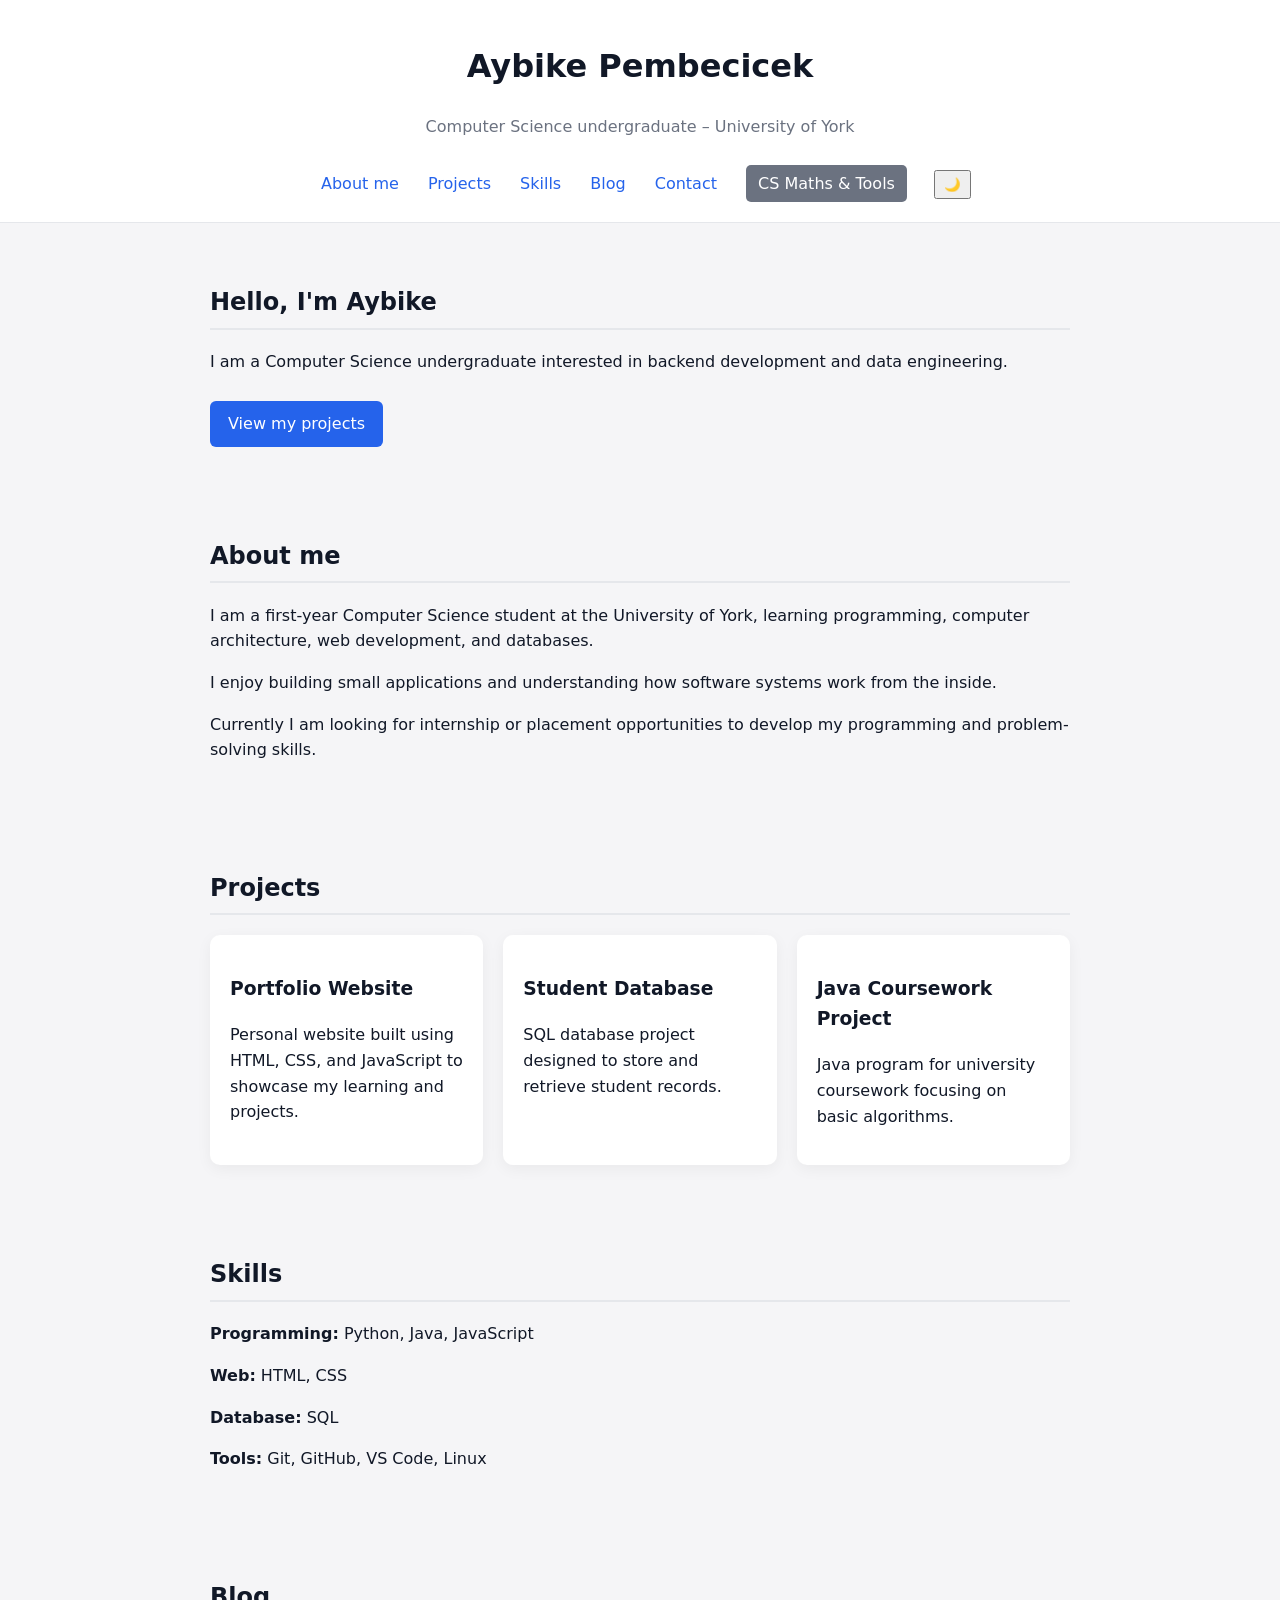
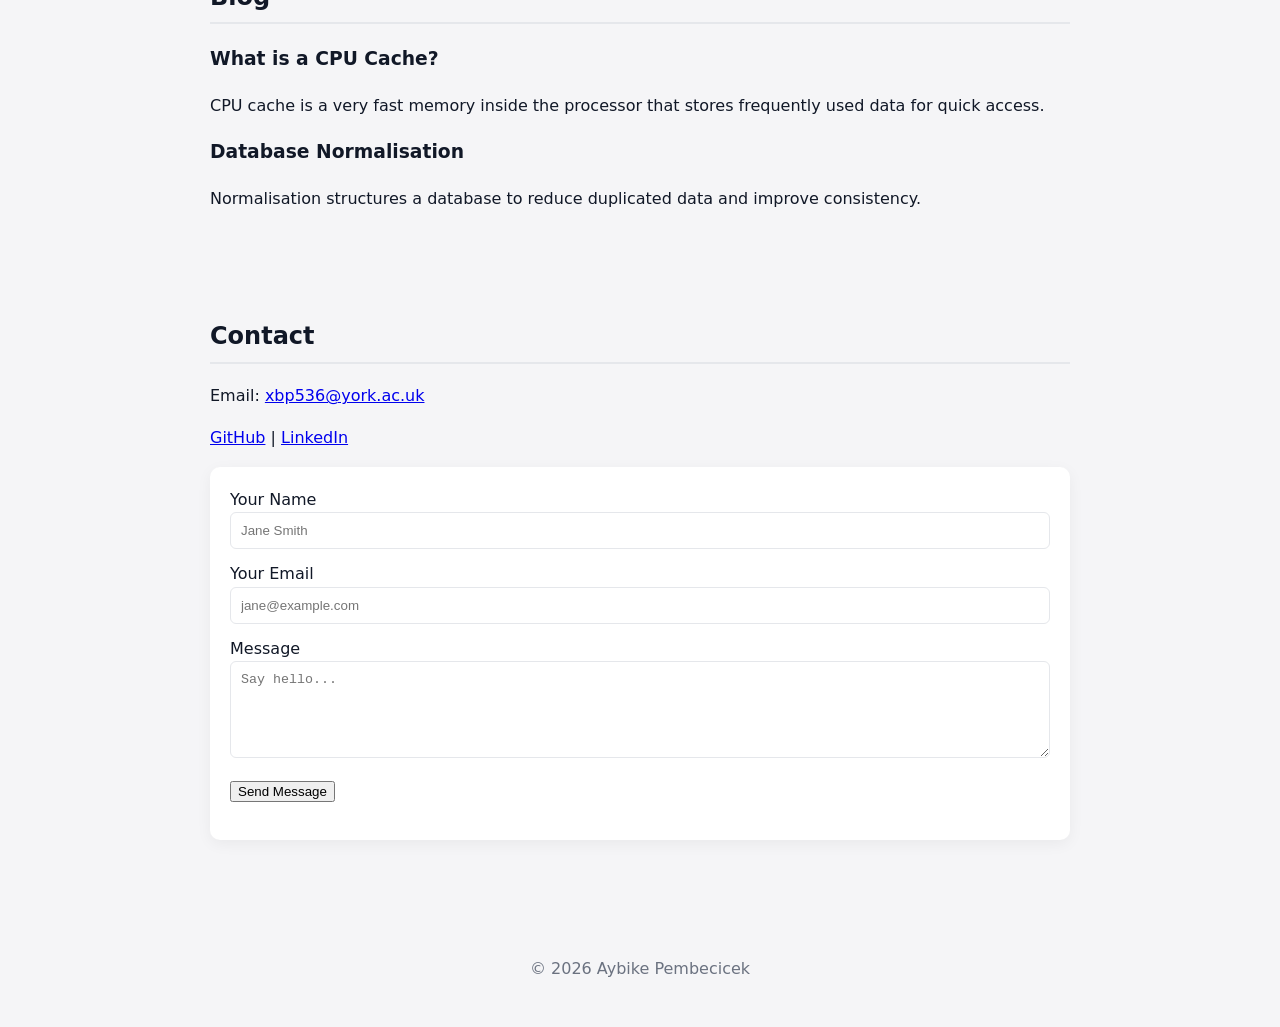
<file: index.html>
<!DOCTYPE html>
<html lang="en">
<head>
<meta charset="UTF-8">
<meta name="viewport" content="width=device-width, initial-scale=1">
<title>Aybike Pembecicek – Computer Science</title>
<link rel="stylesheet" href="style.css">
</head>
<body class="light">

<header>
<h1>Aybike Pembecicek</h1>
<p class="tagline">Computer Science undergraduate – University of York</p>

<nav>
<a href="#about">About me</a>
<a href="#projects">Projects</a>
<a href="#skills">Skills</a>
<a href="#blog">Blog</a>
<a href="#contact">Contact</a>
<a href="maths.html" class="button secondary">CS Maths & Tools</a>
<button id="dark-toggle">🌙</button>
</nav>
</header>

<main>
<section id="hero">
<h2>Hello, I'm Aybike</h2>
<p>I am a Computer Science undergraduate interested in backend development and data engineering.</p>
<a class="button" href="#projects">View my projects</a>
</section>

<section id="about">
<h2>About me</h2>
<p>I am a first-year Computer Science student at the University of York, learning programming, computer architecture, web development, and databases.</p>
<p>I enjoy building small applications and understanding how software systems work from the inside.</p>
<p>Currently I am looking for internship or placement opportunities to develop my programming and problem-solving skills.</p>
</section>

<section id="projects">
<h2>Projects</h2>
<div class="projects">
<div class="project">
<h3>Portfolio Website</h3>
<p>Personal website built using HTML, CSS, and JavaScript to showcase my learning and projects.</p>
</div>
<div class="project">
<h3>Student Database</h3>
<p>SQL database project designed to store and retrieve student records.</p>
</div>
<div class="project">
<h3>Java Coursework Project</h3>
<p>Java program for university coursework focusing on basic algorithms.</p>
</div>
</div>
</section>

<section id="skills">
<h2>Skills</h2>
<p><strong>Programming:</strong> Python, Java, JavaScript</p>
<p><strong>Web:</strong> HTML, CSS</p>
<p><strong>Database:</strong> SQL</p>
<p><strong>Tools:</strong> Git, GitHub, VS Code, Linux</p>
</section>

<section id="blog">
<h2>Blog</h2>
<article>
<h3>What is a CPU Cache?</h3>
<p>CPU cache is a very fast memory inside the processor that stores frequently used data for quick access.</p>
</article>
<article>
<h3>Database Normalisation</h3>
<p>Normalisation structures a database to reduce duplicated data and improve consistency.</p>
</article>
</section>

<section id="contact">
<h2>Contact</h2>
<p>Email: <a href="mailto:xbp536@york.ac.uk">xbp536@york.ac.uk</a></p>
<p>
<a href="https://github.com/xbp536-coder">GitHub</a> | 
<a href="#" onclick="alert('LinkedIn profile coming soon!')">
LinkedIn
</a>
</p>
<form id="contact-form">
<div>
<label for="name">Your Name</label>
<input type="text" id="name" name="name" required
placeholder="Jane Smith" />
</div>
<div>
<label for="email">Your Email</label>
<input type="email" id="email" name="email" required
placeholder="jane@example.com" />
</div>
<div>
<label for="message">Message</label>
<textarea id="message" name="message" required
placeholder="Say hello..." rows="5"></textarea>
</div>
<button type="submit" id="submit-btn">Send Message</button>
<p id="form-status"></p>
</form>
</section>

</main>

<footer>
<p>© 2026 Aybike Pembecicek</p>
</footer>

<script>
// Dark mode toggle
const toggle = document.getElementById('dark-toggle');
toggle.addEventListener('click', () => {
  document.body.classList.toggle('dark');
  document.body.classList.toggle('light');
});
</script>
  <script>
// ── Supabase config ─────────────────────────────────────────────
// Replace these two values with YOUR project URL and anon key
const SUPABASE_URL = "https://igdufbspnrdzrpwydgoi.supabase.co";
const SUPABASE_ANON = "eyJhbGciOiJIUzI1NiIsInR5cCI6IkpXVCJ9.eyJpc3MiOiJzdXBhYmFzZSIsInJlZiI6ImlnZHVmYnNwbnJkenJwd3lkZ29pIiwicm9sZSI6ImFub24iLCJpYXQiOjE3NzMwNjcyNjUsImV4cCI6MjA4ODY0MzI2NX0.9AzzgKkHhbsNpUrxwQ6jo8sCcgeCk9nTPCGm7vn3wg0";
// ── Form submission handler ──────────────────────────────────────
document.getElementById("contact-form")
.addEventListener("submit", async function (event) {
// Prevent the default browser form submission (page reload)
event.preventDefault();
  // Grab the form values
const name = document.getElementById("name").value.trim();
const email = document.getElementById("email").value.trim();
const message = document.getElementById("message").value.trim();
const btn = document.getElementById("submit-btn");
const status = document.getElementById("form-status");
// Disable the button while we send (prevents double-submit)
btn.disabled = true;
btn.textContent = "Sending...";
status.textContent = "";
try {
// Call the Supabase REST API to insert a row
const response = await fetch(
`${SUPABASE_URL}/rest/v1/contact_messages`,
{
method: "POST",
headers: {
"Content-Type": "application/json",
"apikey": SUPABASE_ANON,
"Authorization": `Bearer ${SUPABASE_ANON}`,
"Prefer": "return=minimal"
},
body: JSON.stringify({ name, email, message })
}
);
if (response.ok) {
// Success — show confirmation and reset the form
status.textContent = "✓ Message sent! I will be in touch soon.";
status.style.color = "#1A7A4A";
event.target.reset();
} else {
// Supabase returned an error — log it for debugging
const err = await response.json();
console.error("Supabase error:", err);
status.textContent = "Something went wrong. Please try again.";
status.style.color = "#DC2626";
}
} catch (networkError) {
// Network/connectivity problem
console.error("Network error:", networkError);
status.textContent = "Could not connect. Check your internet connection.";
status.style.color = "#DC2626";
} finally {
// Always re-enable the button
btn.disabled = false;
btn.textContent = "Send Message";
}
});
</script>
  <script>
// Supabase code burada
</script>



</body>
</html>
</file>
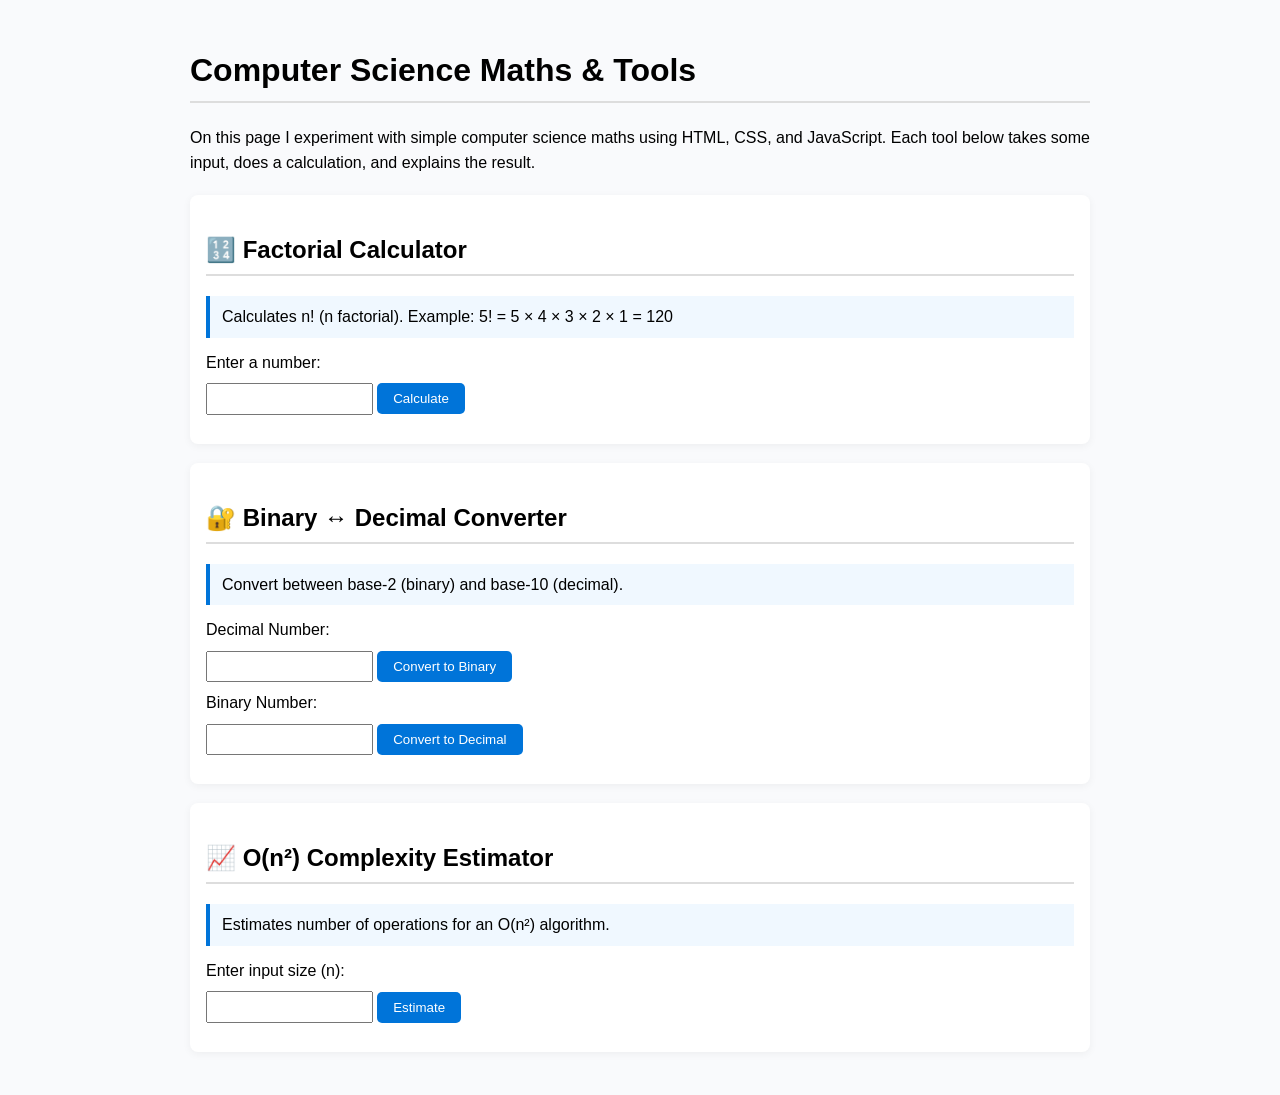
<file: maths.html>
<!DOCTYPE html>
<html lang="en">
<head>
  <meta charset="UTF-8">
  <title>CS Maths & Tools – Your Name</title>
  <style>
    body { 
      font-family: Arial, sans-serif; 
      max-width: 900px; 
      margin: 0 auto; 
      padding: 1.5rem; 
      line-height: 1.6; 
      background-color: #f9fafc;
    }

    h1, h2 { 
      border-bottom: 2px solid #ddd; 
      padding-bottom: 0.3rem; 
    }

    .tool {
      background: white;
      padding: 1rem;
      margin: 1.2rem 0;
      border-radius: 8px;
      box-shadow: 0 2px 8px rgba(0,0,0,0.05);
    }

    .hint { 
      background: #f0f8ff; 
      border-left: 4px solid #0074d9; 
      padding: 0.5rem 0.75rem; 
      margin: 0.75rem 0; 
    }

    label { display: block; margin-top: 0.5rem; }

    input { 
      padding: 0.4rem; 
      margin-top: 0.2rem; 
      width: 150px;
    }

    button { 
      margin-top: 0.5rem; 
      padding: 0.5rem 1rem; 
      background-color: #0074d9;
      color: white;
      border: none;
      border-radius: 5px;
      cursor: pointer;
    }

    button:hover {
      background-color: #005fa3;
    }

    .result { 
      margin-top: 0.8rem; 
      font-weight: bold; 
      color: #333;
    }
  </style>
</head>
<body>

  <h1>Computer Science Maths & Tools</h1>
  <p>
    On this page I experiment with simple computer science maths using HTML, CSS, and JavaScript.
    Each tool below takes some input, does a calculation, and explains the result.
  </p>

  <!-- TOOL 1: Factorial -->
  <div class="tool">
    <h2>🔢 Factorial Calculator</h2>
    <div class="hint">
      Calculates n! (n factorial). Example: 5! = 5 × 4 × 3 × 2 × 1 = 120
    </div>

    <label>Enter a number:</label>
    <input type="number" id="factorialInput" min="0">
    <button onclick="calculateFactorial()">Calculate</button>

    <div class="result" id="factorialResult"></div>
  </div>

  <!-- TOOL 2: Binary Converter -->
  <div class="tool">
    <h2>🔐 Binary ↔ Decimal Converter</h2>
    <div class="hint">
      Convert between base-2 (binary) and base-10 (decimal).
    </div>

    <label>Decimal Number:</label>
    <input type="number" id="decimalInput">
    <button onclick="toBinary()">Convert to Binary</button>

    <label>Binary Number:</label>
    <input type="text" id="binaryInput">
    <button onclick="toDecimal()">Convert to Decimal</button>

    <div class="result" id="conversionResult"></div>
  </div>

  <!-- TOOL 3: Complexity Estimator -->
  <div class="tool">
    <h2>📈 O(n²) Complexity Estimator</h2>
    <div class="hint">
      Estimates number of operations for an O(n²) algorithm.
    </div>

    <label>Enter input size (n):</label>
    <input type="number" id="complexityInput" min="0">
    <button onclick="estimateComplexity()">Estimate</button>

    <div class="result" id="complexityResult"></div>
  </div>

<script>
  function calculateFactorial() {
    let n = parseInt(document.getElementById("factorialInput").value);
    if (n < 0 || isNaN(n)) {
      document.getElementById("factorialResult").innerText = "Please enter a valid non-negative number.";
      return;
    }

    let result = 1;
    for (let i = 2; i <= n; i++) {
      result *= i;
    }

    document.getElementById("factorialResult").innerText = n + "! = " + result;
  }

  function toBinary() {
    let decimal = parseInt(document.getElementById("decimalInput").value);
    if (isNaN(decimal)) {
      document.getElementById("conversionResult").innerText = "Enter a valid decimal number.";
      return;
    }

    document.getElementById("conversionResult").innerText = 
      decimal + " in binary = " + decimal.toString(2);
  }

  function toDecimal() {
    let binary = document.getElementById("binaryInput").value;
    if (!/^[01]+$/.test(binary)) {
      document.getElementById("conversionResult").innerText = "Enter a valid binary number.";
      return;
    }

    document.getElementById("conversionResult").innerText = 
      binary + " in decimal = " + parseInt(binary, 2);
  }

  function estimateComplexity() {
    let n = parseInt(document.getElementById("complexityInput").value);
    if (isNaN(n) || n < 0) {
      document.getElementById("complexityResult").innerText = "Enter a valid positive number.";
      return;
    }

    let operations = n * n;
    document.getElementById("complexityResult").innerText =
      "Estimated operations for O(n²): " + operations;
  }
</script>

</body>
</html>
</file>
<file: style.css>
:root {
    --bg-light: #f5f5f7;
    --text-light: #111827;
    --accent: #2563eb;
    --soft: #e5e7eb;
    --bg-dark: #111827;
    --text-dark: #f5f5f7;
    --soft-dark: #1f2937;
}

/* GLOBAL */
* {
    box-sizing: border-box;
}

html {
    scroll-behavior: smooth;
    /* Sayfa yenilendiğinde en üste odaklanması için yardımcı olur */
    scroll-padding-top: 150px; 
}

body {
    margin: 0;
    font-family: system-ui, -apple-system, Segoe UI, sans-serif;
    line-height: 1.6;
}

body.light { background: var(--bg-light); color: var(--text-light); }
body.dark { background: var(--bg-dark); color: var(--text-dark); }

/* HEADER */
header {
    background: white;
    padding: 20px; /* Çok geniş olmaması için biraz daralttım */
    text-align: center;
    border-bottom: 1px solid var(--soft);
    position: sticky;
    top: 0;
    z-index: 1000;
}

body.dark header {
    background: var(--soft-dark);
    border-color: var(--soft-dark);
}

.tagline { color: #6b7280; margin: 5px 0; }

nav { margin-top: 15px; }
nav a { margin: 0 12px; text-decoration: none; color: var(--accent); font-weight: 500; }
nav a.button.secondary { background: #6b7280; color: white; padding: 6px 12px; border-radius: 5px; }
nav a:hover { text-decoration: underline; }

#dark-toggle { margin-left: 10px; padding: 5px 8px; cursor: pointer; }

/* MAIN */
main {
    max-width: 900px;
    margin: auto;
    padding: 20px;
}

/* SECTION HIZALAMA DÜZELTMESİ */
section {
    /* Header yüksekliğine göre burayı ayarladım */
    scroll-margin-top: 140px; 
    padding: 20px 0;
    margin-bottom: 30px;
}

h2 { border-bottom: 2px solid var(--soft); padding-bottom: 6px; }
body.dark h2 { border-color: var(--soft-dark); }

/* PROJECT CARDS */
.projects {
    display: grid;
    grid-template-columns: repeat(auto-fit, minmax(250px, 1fr));
    gap: 20px;
    margin-top: 20px;
}

.project {
    background: white;
    padding: 20px;
    border-radius: 10px;
    box-shadow: 0 4px 15px rgba(0,0,0,0.05);
}

body.dark .project { background: var(--soft-dark); box-shadow: 0 4px 15px rgba(0,0,0,0.3); }

/* BUTTONS */
.button {
    display: inline-block;
    background: var(--accent);
    color: white;
    padding: 10px 18px;
    border-radius: 6px;
    text-decoration: none;
    margin-top: 10px;
}

.button:hover { opacity: 0.9; }

/* FORM */
form {
    background: white;
    padding: 20px;
    border-radius: 10px;
    box-shadow: 0 4px 15px rgba(0,0,0,0.05);
    margin-top: 15px;
}

body.dark form { background: var(--soft-dark); }

input, textarea {
    width: 100%;
    padding: 10px;
    margin-bottom: 12px;
    border: 1px solid var(--soft);
    border-radius: 6px;
}

body.dark input, body.dark textarea {
    background: var(--bg-dark);
    color: var(--text-dark);
    border: 1px solid #374151;
}

/* FOOTER */
footer { text-align: center; padding: 30px; color: #6b7280; }
</file>
